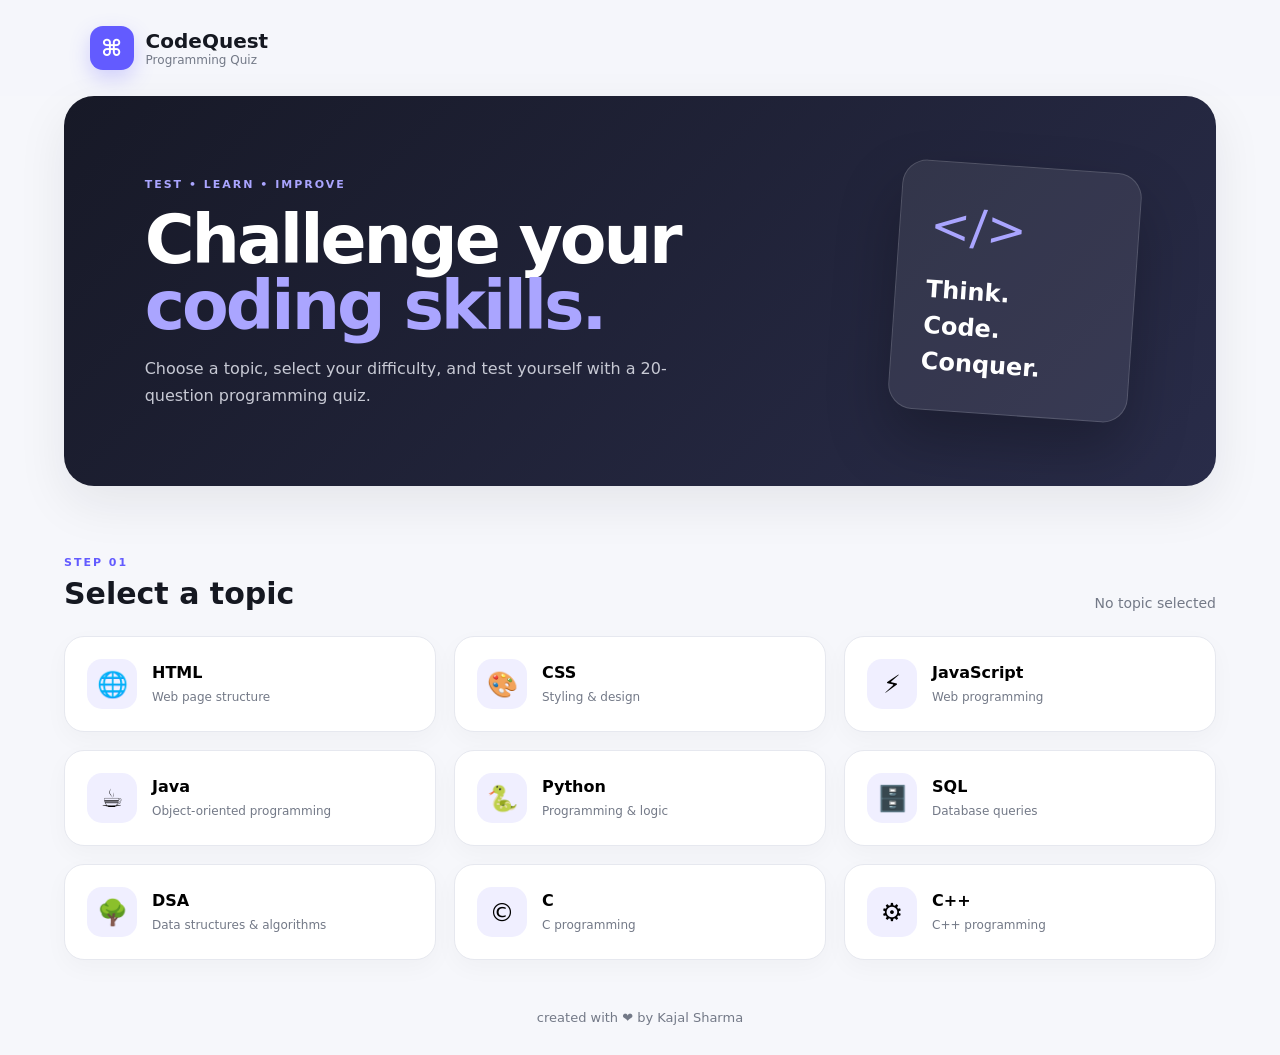
<file: CodeQuest/index.html>
<!DOCTYPE html>
<html lang="en">
<head>
  <meta charset="UTF-8">
  <meta name="viewport" content="width=device-width, initial-scale=1.0">
  <title>CodeQuest | Programming Quiz</title>
  <link rel="stylesheet" href="css/style.css">
</head>
<body>
  <!-- ================= HEADER ================= -->
  <header class="site-header">
    <div class="brand">
      <div class="brand-icon">⌘</div>
      <div>
        <h1>CodeQuest</h1>
        <p>Programming Quiz</p>
      </div>
    </div>
  </header>

  <!-- ================= HERO SECTION ================= -->
  <main class="home-container">
    <section class="hero">
      <div class="hero-content">
        <span class="eyebrow">TEST • LEARN • IMPROVE</span>
        <h2>Challenge your<br><span>coding skills.</span></h2>
        <p>Choose a topic, select your difficulty, and test yourself with a 20-question programming quiz.</p>
      </div>
      <div class="hero-art">
        <!-- Replace this placeholder with your own image later -->
        <div class="code-card">
          <span>&lt;/&gt;</span>
          <strong>Think.</strong>
          <strong>Code.</strong>
          <strong>Conquer.</strong>
        </div>
      </div>
    </section>

    <!-- ================= TOPIC SELECTION ================= -->
    <section class="selection-section">
      <div class="section-heading">
        <div>
          <span class="eyebrow">STEP 01</span>
          <h3>Select a topic</h3>
        </div>
        <span id="selectedTopicLabel" class="selection-status">No topic selected</span>
      </div>

      <div id="topicGrid" class="topic-grid">
        <!-- Topic cards are generated by app.js -->
      </div>
    </section>

    <!-- ================= LEVEL SELECTION ================= -->
    <section id="levelSection" class="level-section hidden">
      <div class="section-heading">
        <div>
          <span class="eyebrow">STEP 02</span>
          <h3>Select difficulty</h3>
        </div>
      </div>

      <div class="level-grid">
        <button class="level-card easy" data-level="easy">
          <span class="level-number">01</span>
          <span class="level-title">Easy</span>
          <span>Build your basics</span>
        </button>

        <button class="level-card medium" data-level="medium">
          <span class="level-number">02</span>
          <span class="level-title">Medium</span>
          <span>Test your knowledge</span>
        </button>

        <button class="level-card hard" data-level="hard">
          <span class="level-number">03</span>
          <span class="level-title">Hard</span>
          <span>Push your limits</span>
        </button>
      </div>

      <button id="startQuizBtn" class="primary-btn" disabled>
        Start Quiz <span>→</span>
      </button>
    </section>
  </main>

  <!-- Footer appears only on the homepage and result page -->
  <footer class="site-footer">
    created with ❤️ by Kajal Sharma
  </footer>

  <script src="js/questions.js"></script>
  <script src="js/app.js"></script>
</body>
</html>
</file>
<file: CodeQuest/css/style.css>
/* =========================================================
   GLOBAL / HOME PAGE STYLES
   Change the variables below to quickly customize the theme.
   ========================================================= */

:root {
  --bg: #f6f7fb;
  --card: #ffffff;
  --text: #151821;
  --muted: #737987;
  --primary: #635bff;
  --primary-dark: #4d46d8;
  --border: #e6e8ef;
  --shadow: 0 18px 50px rgba(20, 24, 40, 0.08);
}

* {
  box-sizing: border-box;
  margin: 0;
  padding: 0;
}

body {
  font-family: Inter, ui-sans-serif, system-ui, -apple-system, BlinkMacSystemFont, "Segoe UI", sans-serif;
  background: var(--bg);
  color: var(--text);
  min-height: 100vh;
}

button {
  font: inherit;
  cursor: pointer;
}

.site-header {
  padding: 26px 7%;
  background: rgba(246, 247, 251, 0.9);
}

.brand {
  display: flex;
  align-items: center;
  gap: 12px;
}

.brand-icon {
  width: 44px;
  height: 44px;
  display: grid;
  place-items: center;
  border-radius: 13px;
  background: var(--primary);
  color: white;
  font-size: 23px;
  font-weight: 800;
  box-shadow: 0 8px 20px rgba(99, 91, 255, .25);
}

.brand h1 {
  font-size: 20px;
}

.brand p {
  color: var(--muted);
  font-size: 12px;
}

.home-container {
  width: min(1180px, 90%);
  margin: auto;
}

.hero {
  min-height: 390px;
  padding: 55px 7%;
  display: flex;
  align-items: center;
  justify-content: space-between;
  gap: 40px;
  background: linear-gradient(135deg, #171927, #292c49);
  color: white;
  border-radius: 30px;
  overflow: hidden;
  box-shadow: var(--shadow);
}

.hero-content {
  max-width: 600px;
}

.eyebrow {
  font-size: 11px;
  font-weight: 800;
  letter-spacing: 2px;
  color: var(--primary);
}

.hero .eyebrow {
  color: #aaa5ff;
}

.hero h2 {
  margin: 15px 0;
  font-size: clamp(40px, 6vw, 68px);
  line-height: .98;
  letter-spacing: -3px;
}

.hero h2 span {
  color: #aaa5ff;
}

.hero p {
  color: #c7c9d4;
  line-height: 1.7;
  max-width: 540px;
}

.hero-art {
  display: grid;
  place-items: center;
}

.code-card {
  width: 240px;
  min-height: 250px;
  padding: 30px;
  display: flex;
  flex-direction: column;
  justify-content: center;
  gap: 8px;
  border: 1px solid rgba(255,255,255,.15);
  border-radius: 25px;
  background: rgba(255,255,255,.08);
  transform: rotate(4deg);
  box-shadow: 0 30px 60px rgba(0,0,0,.25);
}

.code-card span {
  color: #aaa5ff;
  font-size: 48px;
  margin-bottom: 15px;
}

.code-card strong {
  font-size: 24px;
}

.selection-section,
.level-section {
  padding: 65px 0 20px;
}

.section-heading {
  display: flex;
  justify-content: space-between;
  align-items: end;
  margin-bottom: 25px;
}

.section-heading h3 {
  font-size: 30px;
  margin-top: 6px;
}

.selection-status {
  color: var(--muted);
  font-size: 14px;
}

.topic-grid {
  display: grid;
  grid-template-columns: repeat(3, 1fr);
  gap: 18px;
}

.topic-card {
  border: 1px solid var(--border);
  background: var(--card);
  border-radius: 20px;
  padding: 22px;
  display: flex;
  align-items: center;
  gap: 15px;
  text-align: left;
  transition: .2s ease;
  box-shadow: 0 8px 25px rgba(20,24,40,.03);
}

.topic-card:hover,
.topic-card.selected {
  transform: translateY(-3px);
  border-color: var(--primary);
  box-shadow: 0 15px 35px rgba(99,91,255,.13);
}

.topic-icon {
  width: 50px;
  height: 50px;
  display: grid;
  place-items: center;
  border-radius: 15px;
  background: #f0efff;
  font-size: 25px;
}

.topic-card strong {
  display: block;
  margin-bottom: 4px;
}

.topic-card span {
  font-size: 12px;
  color: var(--muted);
}

.level-section {
  padding-bottom: 70px;
}

.level-grid {
  display: grid;
  grid-template-columns: repeat(3, 1fr);
  gap: 18px;
}

.level-card {
  border: 2px solid var(--border);
  background: white;
  border-radius: 20px;
  padding: 25px;
  text-align: left;
  transition: .2s ease;
}

.level-card:hover,
.level-card.selected {
  transform: translateY(-3px);
  box-shadow: var(--shadow);
}

.level-card.easy.selected { border-color: #38a169; }
.level-card.medium.selected { border-color: #d69e2e; }
.level-card.hard.selected { border-color: #e53e3e; }

.level-number {
  color: var(--muted);
  font-size: 12px;
  font-weight: 800;
}

.level-title {
  display: block;
  font-size: 24px;
  font-weight: 800;
  margin: 10px 0 5px;
}

.level-card > span:last-child {
  color: var(--muted);
  font-size: 13px;
}

.primary-btn,
.secondary-btn,
.text-btn {
  border: 0;
  border-radius: 12px;
  padding: 13px 19px;
  font-weight: 750;
}

.primary-btn {
  background: var(--primary);
  color: white;
  box-shadow: 0 8px 20px rgba(99,91,255,.22);
}

.primary-btn:hover:not(:disabled) {
  background: var(--primary-dark);
}

.primary-btn:disabled {
  opacity: .45;
  cursor: not-allowed;
}

.level-section > .primary-btn {
  margin-top: 25px;
}

.secondary-btn {
  background: white;
  border: 1px solid var(--border);
  color: var(--text);
}

.text-btn {
  background: transparent;
  color: var(--muted);
}

.hidden {
  display: none !important;
}

.site-footer {
  text-align: center;
  color: var(--muted);
  padding: 30px 20px;
  font-size: 13px;
}

@media (max-width: 800px) {
  .hero {
    flex-direction: column;
    align-items: flex-start;
  }

  .hero-art {
    display: none;
  }

  .topic-grid,
  .level-grid {
    grid-template-columns: 1fr 1fr;
  }
}

@media (max-width: 550px) {
  .topic-grid,
  .level-grid {
    grid-template-columns: 1fr;
  }

  .hero {
    padding: 40px 25px;
  }

  .hero h2 {
    font-size: 44px;
  }
}
@media(max-width:900px){.hero{padding:45px 6%;}.topic-grid{grid-template-columns:repeat(2,1fr)}}
@media(max-width:620px){.site-header{padding:18px 5%}.home-container{width:94%}.hero{min-height:auto;flex-direction:column;align-items:flex-start;padding:34px 24px;border-radius:22px}.hero h2{font-size:42px;letter-spacing:-2px}.hero-art{width:100%}.code-card{width:190px;min-height:190px}.selection-section,.level-section{padding-top:42px}.section-heading{align-items:flex-start;flex-direction:column;gap:10px}.section-heading h3{font-size:25px}.topic-grid{grid-template-columns:1fr;gap:12px}.level-grid{grid-template-columns:1fr!important}.topic-card{padding:17px}.site-footer{padding:22px 5%;text-align:center;font-size:12px}}
</file>
<file: CodeQuest/css/quiz.css>
/* ================= QUIZ PAGE ================= */

:root {
  --bg: #f6f7fb;
  --card: #ffffff;
  --text: #151821;
  --muted: #737987;
  --primary: #635bff;
  --border: #e6e8ef;
}

* { box-sizing: border-box; margin: 0; padding: 0; }

body {
  font-family: Inter, ui-sans-serif, system-ui, sans-serif;
  background: var(--bg);
  color: var(--text);
  min-height: 100vh;
}

button { font: inherit; cursor: pointer; }

.quiz-header {
  padding: 22px 7%;
  display: flex;
  justify-content: space-between;
  align-items: center;
  background: white;
  border-bottom: 1px solid var(--border);
}

.brand { display: flex; align-items: center; gap: 10px; }

.brand-icon {
  width: 40px; height: 40px;
  display: grid; place-items: center;
  border-radius: 12px;
  background: var(--primary);
  color: white;
  font-weight: 800;
}

.quiz-meta {
  display: flex;
  align-items: center;
  gap: 22px;
  color: var(--muted);
  font-size: 14px;
}

#timer {
  color: var(--text);
  font-weight: 800;
  font-variant-numeric: tabular-nums;
}

.quiz-container {
  width: min(900px, 90%);
  margin: 55px auto;
}

.quiz-top {
  display: flex;
  justify-content: space-between;
  align-items: end;
  margin-bottom: 18px;
}

.eyebrow {
  color: var(--primary);
  font-size: 10px;
  letter-spacing: 2px;
  font-weight: 800;
}

.quiz-top h1 {
  margin-top: 7px;
  font-size: 27px;
}

.score-preview {
  text-align: right;
}

.score-preview span {
  display: block;
  color: var(--muted);
  font-size: 12px;
}

.score-preview strong {
  font-size: 20px;
}

.progress-track {
  height: 7px;
  border-radius: 20px;
  background: #e5e6ed;
  overflow: hidden;
  margin-bottom: 25px;
}

.progress-bar {
  height: 100%;
  width: 5%;
  background: var(--primary);
  transition: width .25s ease;
}

.question-card {
  background: white;
  border: 1px solid var(--border);
  border-radius: 24px;
  padding: 35px;
  box-shadow: 0 18px 50px rgba(20,24,40,.06);
}

.question-text {
  font-size: 22px;
  font-weight: 750;
  line-height: 1.5;
  margin-bottom: 28px;
}

.options-container {
  display: grid;
  gap: 12px;
}

.option {
  width: 100%;
  padding: 16px;
  text-align: left;
  background: white;
  border: 1px solid var(--border);
  border-radius: 14px;
  transition: .15s ease;
}

.option:hover {
  border-color: var(--primary);
  background: #faf9ff;
}

.option.selected {
  border: 2px solid var(--primary);
  background: #f2f0ff;
}

.option-letter {
  display: inline-grid;
  place-items: center;
  width: 30px;
  height: 30px;
  border-radius: 9px;
  background: #f0f1f5;
  margin-right: 12px;
  font-weight: 800;
}

.quiz-actions {
  display: flex;
  justify-content: space-between;
  align-items: center;
  margin-top: 20px;
}

.right-actions {
  display: flex;
  gap: 8px;
}

.primary-btn,
.secondary-btn,
.text-btn {
  border-radius: 12px;
  padding: 12px 18px;
  font-weight: 750;
}

.primary-btn {
  border: 0;
  background: var(--primary);
  color: white;
}

.secondary-btn {
  border: 1px solid var(--border);
  background: white;
  color: var(--text);
}

.text-btn {
  border: 0;
  background: transparent;
  color: var(--muted);
}

@media (max-width: 600px) {
  .quiz-header {
    padding: 18px 5%;
  }

  .quiz-meta {
    gap: 10px;
    font-size: 12px;
  }

  .quiz-container {
    width: 92%;
    margin: 35px auto;
  }

  .question-card {
    padding: 23px;
  }

  .question-text {
    font-size: 19px;
  }

  .quiz-actions {
    align-items: stretch;
    gap: 10px;
  }

  .right-actions {
    flex-wrap: wrap;
    justify-content: flex-end;
  }
}

/* Extra responsive refinements for phones and tablets */
@media (max-width: 820px){.quiz-container{width:min(94%,760px)}.question-card{padding:28px}.question-text{font-size:21px}.quiz-actions{gap:10px}.right-actions{flex-wrap:wrap;justify-content:flex-end}}
@media (max-width: 600px){.quiz-header{align-items:flex-start;flex-direction:column;gap:12px}.quiz-meta{width:100%;justify-content:space-between}.quiz-top{align-items:flex-start;gap:12px}.quiz-top h1{font-size:22px}.score-preview{min-width:70px}.question-card{padding:20px;border-radius:19px}.question-text{font-size:18px;line-height:1.45}.option{padding:13px;font-size:14px}.option-letter{width:28px;height:28px;margin-right:9px}.quiz-actions{align-items:stretch;flex-direction:column}.right-actions{display:grid;grid-template-columns:1fr 1fr;gap:8px}.right-actions .primary-btn{grid-column:1/-1}.quiz-actions>button{width:100%}.text-btn{min-height:44px}.secondary-btn,.primary-btn{min-height:44px}}


/* Coding options can contain long tags, selectors and expressions. */
.option {
  display: flex;
  align-items: flex-start;
  gap: 0;
}
.option-text {
  flex: 1;
  min-width: 0;
  overflow-wrap: anywhere;
  word-break: break-word;
  line-height: 1.5;
}
</file>
<file: CodeQuest/css/result.css>
/* ================= ATTRACTIVE RESULT PAGE ================= */

:root {
  --bg: #f4f5fb;
  --card: #ffffff;
  --text: #151821;
  --muted: #737987;
  --primary: #635bff;
  --primary-light: #eeecff;
  --border: #e6e8ef;
}

* { box-sizing: border-box; margin: 0; padding: 0; }

body {
  font-family: Inter, ui-sans-serif, system-ui, sans-serif;
  background:
    radial-gradient(circle at 12% 8%, rgba(91, 135, 255, .16), transparent 28%),
    radial-gradient(circle at 88% 18%, rgba(143, 105, 230, .13), transparent 30%),
    linear-gradient(135deg, #eef4ff 0%, #f7f2ff 52%, #f2f8ff 100%);
  color: var(--text);
  min-height: 100vh;
}

button {
  font: inherit;
  cursor: pointer;
}

/* Main result wrapper */
.result-container {
  width: min(760px, 92%);
  margin: 45px auto 25px;
  text-align: center;
}

/* Decorative completion badge */
.result-icon {
  width: 82px;
  height: 82px;
  margin: 0 auto 18px;
  display: grid;
  place-items: center;
  border-radius: 50%;
  background: linear-gradient(135deg, #635bff, #8a83ff);
  color: white;
  font-size: 34px;
  font-weight: 900;
  box-shadow: 0 15px 35px rgba(99,91,255,.30);
  border: 7px solid rgba(255,255,255,.75);
}

.eyebrow {
  color: var(--primary);
  font-size: 11px;
  font-weight: 850;
  letter-spacing: 2.5px;
}

.result-container h1 {
  font-size: clamp(34px, 5vw, 48px);
  letter-spacing: -1.5px;
  margin: 7px 0;
}

#resultSubtitle {
  color: var(--muted);
}

/* Main score card */
.result-card {
  margin-top: 28px;
  background: rgba(255,255,255,.96);
  border: 1px solid rgba(230,232,239,.9);
  border-radius: 30px;
  padding: 32px;
  box-shadow: 0 25px 70px rgba(28,32,55,.10);
}

/* Large score area */
.main-score {
  position: relative;
  overflow: hidden;
  display: flex;
  flex-direction: column;
  gap: 3px;
  padding: 25px 20px 28px;
  border-radius: 22px;
  background: linear-gradient(135deg, #f4f2ff, #fbfbff);
  border: 1px solid #e3e0ff;
}

.main-score::after {
  content: "★";
  position: absolute;
  right: 25px;
  top: 10px;
  font-size: 75px;
  color: rgba(99,91,255,.07);
}

.main-score span:first-child {
  color: var(--muted);
  font-size: 13px;
  font-weight: 700;
}

.main-score strong {
  font-size: clamp(52px, 8vw, 70px);
  line-height: 1;
  letter-spacing: -3px;
  color: var(--text);
}

#percentage {
  display: inline-block;
  color: var(--primary);
  font-size: 18px;
  font-weight: 850;
}

/* Four result statistics */
.stats-grid {
  display: grid;
  grid-template-columns: repeat(4, 1fr);
  gap: 12px;
  margin: 22px 0;
}

.stat {
  position: relative;
  padding: 19px 8px;
  border: 1px solid var(--border);
  border-radius: 18px;
  background: #fafafd;
  transition: transform .2s ease, box-shadow .2s ease;
}

.stat:hover {
  transform: translateY(-3px);
  box-shadow: 0 10px 25px rgba(30,34,55,.07);
}

.stat span {
  display: block;
  color: var(--muted);
  font-size: 11px;
  margin-bottom: 8px;
  font-weight: 650;
}

.stat strong {
  font-size: 27px;
}

/* Time section */
.time-box {
  display: flex;
  justify-content: space-between;
  align-items: center;
  padding: 18px 5px 0;
  border-top: 1px solid var(--border);
  color: var(--muted);
  font-size: 14px;
}

.time-box strong {
  color: var(--text);
  font-size: 16px;
}

/* Motivation card — displayed only for 15+ correct */
.motivation {
  position: relative;
  margin-top: 18px;
  padding: 22px 24px;
  border-radius: 22px;
  background: linear-gradient(135deg, #fff9df, #fffdf4);
  border: 1px solid #f1df9a;
  display: flex;
  align-items: center;
  gap: 15px;
  text-align: left;
  box-shadow: 0 12px 30px rgba(180,145,20,.08);
}

.motivation-star {
  width: 45px;
  height: 45px;
  flex: 0 0 45px;
  display: grid;
  place-items: center;
  border-radius: 14px;
  background: #fff0a8;
  color: #c58b00;
  font-size: 23px;
}

.motivation p {
  font-weight: 750;
  line-height: 1.55;
  color: #5c4b18;
}

.hidden {
  display: none !important;
}

/* Action buttons */
.result-actions {
  display: flex;
  justify-content: center;
  gap: 11px;
  margin-top: 25px;
}

.primary-btn,
.secondary-btn {
  border-radius: 13px;
  padding: 13px 21px;
  font-weight: 750;
  transition: transform .15s ease, box-shadow .15s ease;
}

.primary-btn:hover,
.secondary-btn:hover {
  transform: translateY(-2px);
}

.primary-btn {
  border: 0;
  background: var(--primary);
  color: white;
  box-shadow: 0 9px 22px rgba(99,91,255,.22);
}

.secondary-btn {
  border: 1px solid var(--border);
  background: white;
  color: var(--text);
}

/* Footer remains only on result/home pages */
.site-footer {
  text-align: center;
  color: var(--muted);
  padding: 28px 20px 35px;
  font-size: 13px;
}

@media (max-width: 650px) {
  .result-container {
    margin-top: 30px;
  }

  .result-card {
    padding: 20px;
    border-radius: 24px;
  }

  .stats-grid {
    grid-template-columns: 1fr 1fr;
  }

  .result-actions {
    flex-direction: column;
  }

  .primary-btn,
  .secondary-btn {
    width: 100%;
  }
}

/* ================= ANSWER REVIEW ================= */
.review-launch {
  margin-top: 20px;
  padding: 18px 20px;
  border: 1px solid #e1defe;
  border-radius: 20px;
  background: linear-gradient(135deg,#ffffff,#f7f5ff);
  display:flex; align-items:center; justify-content:space-between; gap:18px; text-align:left;
  box-shadow:0 12px 30px rgba(60,55,120,.06);
}
.review-launch strong{display:block;font-size:15px;margin-bottom:4px}.review-launch span{display:block;color:var(--muted);font-size:12px;line-height:1.5}
.review-btn{border:0;border-radius:12px;padding:12px 17px;background:var(--primary);color:#fff;font-weight:800;white-space:nowrap}
.review-panel{margin-top:16px;background:#fff;border:1px solid var(--border);border-radius:25px;padding:25px;text-align:left;box-shadow:0 18px 50px rgba(28,32,55,.08)}
.review-heading{display:flex;justify-content:space-between;gap:15px;align-items:end}.review-heading h2{margin-top:5px;font-size:25px}.review-heading p{color:var(--muted);font-size:13px;margin-top:5px}.review-count{padding:8px 12px;background:#f1f0ff;color:var(--primary);border-radius:999px;font-size:12px;white-space:nowrap}
.review-filters{display:flex;gap:8px;margin:20px 0 15px;flex-wrap:wrap}.review-filter{border:1px solid var(--border);background:#fafafd;border-radius:10px;padding:9px 13px;font-weight:750;color:var(--muted)}.review-filter.active{background:var(--primary);border-color:var(--primary);color:#fff}
.review-list{display:grid;gap:12px}.review-item{border:1px solid var(--border);border-radius:17px;padding:17px;background:#fcfcfe}.review-item.incorrect{border-left:4px solid #ef6a6a}.review-item.correct{border-left:4px solid #4dbb83}.review-item.skipped{border-left:4px solid #e2ad43}.review-q{display:flex;gap:12px;align-items:flex-start;margin-bottom:14px}.review-q>span{flex:0 0 35px;height:30px;display:grid;place-items:center;border-radius:9px;background:#eeeaff;color:var(--primary);font-size:11px;font-weight:900}.review-q strong{font-size:14px;line-height:1.5}.answer-line{display:flex;justify-content:space-between;gap:15px;padding:10px 12px;border-radius:10px;margin-top:7px;font-size:12px}.answer-line span{font-weight:700;text-align:right}.user-answer{background:#fff1f1;color:#8b3c3c}.correct-answer{background:#edf9f2;color:#286844}.skipped-answer{background:#fff8e8;color:#80611e}.empty-review{padding:25px;text-align:center;color:var(--muted);background:#fafafd;border-radius:14px}
@media(max-width:650px){.result-container{margin-top:25px}.result-card{padding:18px;border-radius:23px}.stats-grid{grid-template-columns:repeat(2,1fr)}.result-actions{flex-direction:column}.result-actions button{width:100%}.review-launch{align-items:stretch;flex-direction:column}.review-btn{width:100%}.review-panel{padding:18px}.review-heading{align-items:flex-start;flex-direction:column}.answer-line{flex-direction:column;gap:4px}.answer-line span{text-align:left}.result-icon{width:72px;height:72px}}


/* Keep long code/options readable on every screen size. */
.review-q strong, .answer-line span {
  overflow-wrap: anywhere;
  word-break: break-word;
}
</file>
